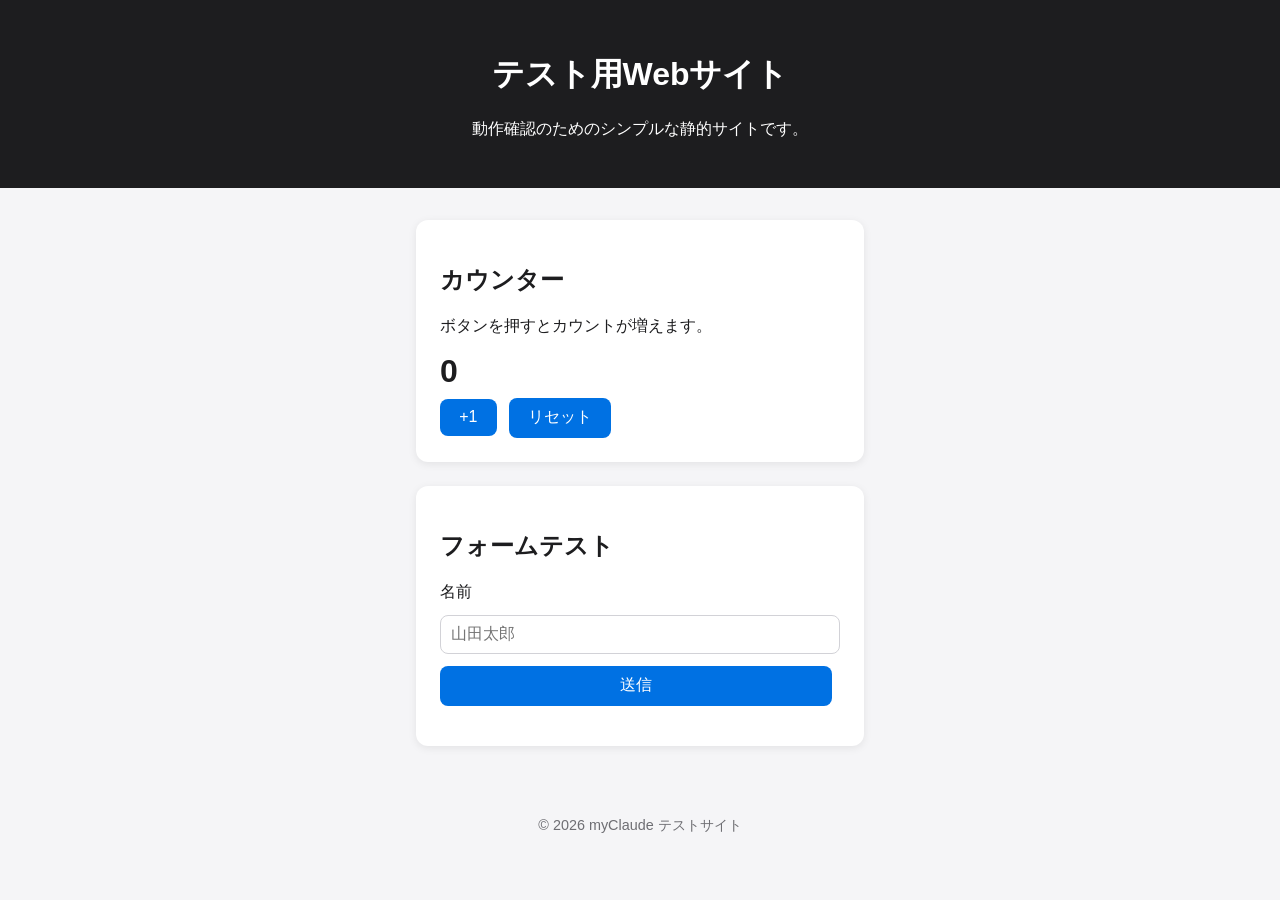
<file: index.html>
<!DOCTYPE html>
<html lang="ja">
<head>
<meta charset="UTF-8">
<meta name="viewport" content="width=device-width, initial-scale=1.0">
<title>テストサイト</title>
<link rel="stylesheet" href="style.css">
</head>
<body>
  <header>
    <h1>テスト用Webサイト</h1>
    <p>動作確認のためのシンプルな静的サイトです。</p>
  </header>

  <main>
    <section class="card">
      <h2>カウンター</h2>
      <p>ボタンを押すとカウントが増えます。</p>
      <p class="count" id="count">0</p>
      <button id="increment">+1</button>
      <button id="reset">リセット</button>
    </section>

    <section class="card">
      <h2>フォームテスト</h2>
      <form id="test-form">
        <label for="name">名前</label>
        <input type="text" id="name" name="name" placeholder="山田太郎">
        <button type="submit">送信</button>
      </form>
      <p id="form-result"></p>
    </section>
  </main>

  <footer>
    <p>&copy; 2026 myClaude テストサイト</p>
  </footer>

  <script src="script.js"></script>
</body>
</html>
</file>
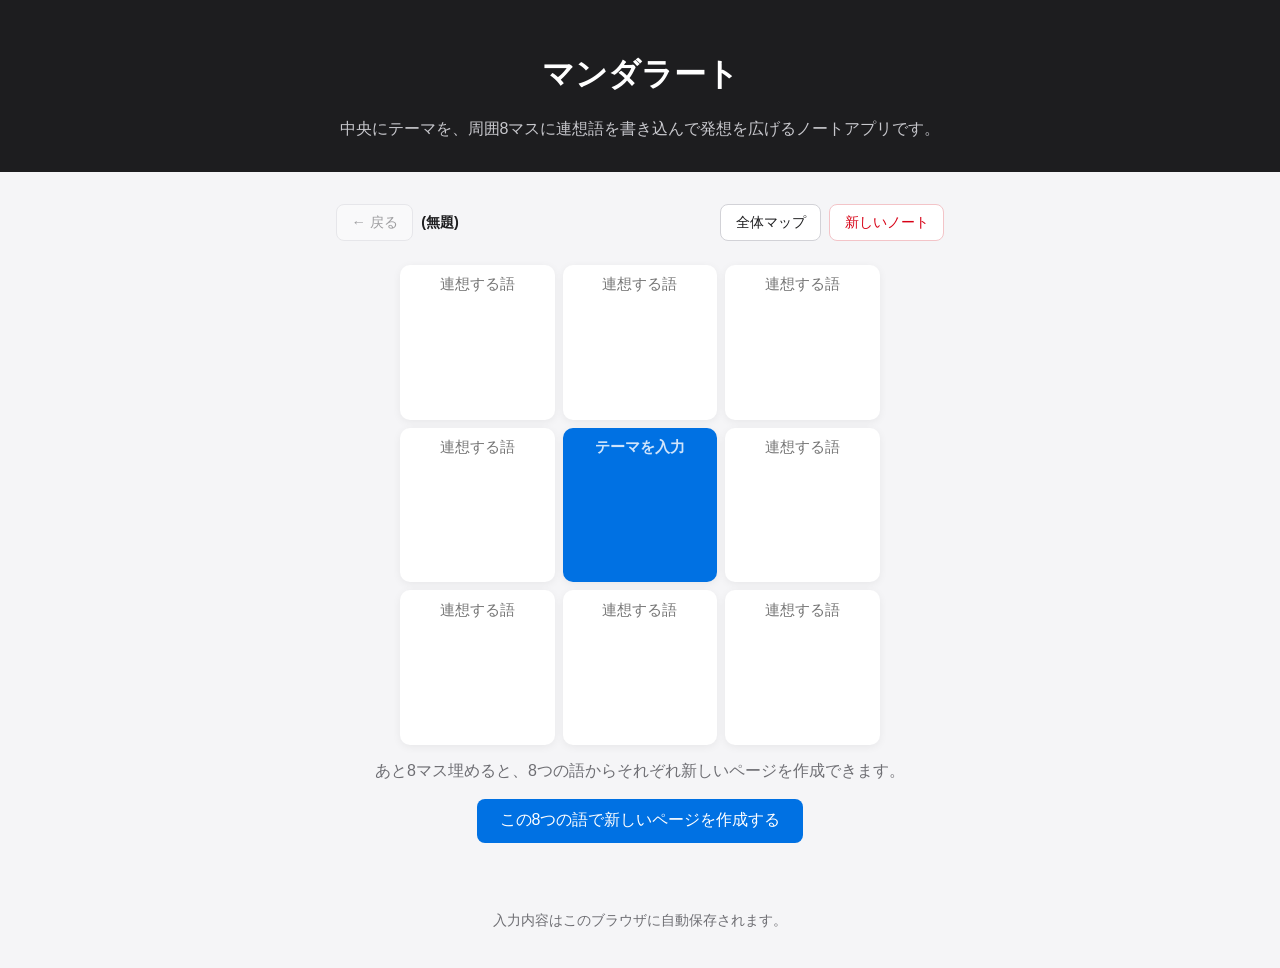
<file: mandala-art/index.html>
<!DOCTYPE html>
<html lang="ja">
<head>
<meta charset="UTF-8">
<meta name="viewport" content="width=device-width, initial-scale=1.0, viewport-fit=cover">
<title>マンダラート</title>
<meta name="description" content="中央にテーマを、周囲8マスに連想語を書き込んで発想を広げるノートアプリです。">
<meta name="theme-color" content="#0071e3">

<!-- iOSでホーム画面に追加してアプリのように起動するための設定 -->
<meta name="apple-mobile-web-app-capable" content="yes">
<meta name="apple-mobile-web-app-status-bar-style" content="black-translucent">
<meta name="apple-mobile-web-app-title" content="マンダラート">
<link rel="apple-touch-icon" href="icons/apple-touch-icon.png">

<link rel="manifest" href="manifest.webmanifest">
<link rel="icon" href="icons/icon-192.png" type="image/png">
<link rel="stylesheet" href="style.css">
</head>
<body>
  <header>
    <h1>マンダラート</h1>
    <p>中央にテーマを、周囲8マスに連想語を書き込んで発想を広げるノートアプリです。</p>
  </header>

  <main>
    <nav class="toolbar">
      <button id="back-btn" class="ghost-btn" title="ひとつ前のページへ戻る">← 戻る</button>
      <ol id="breadcrumb" class="breadcrumb"></ol>
      <div class="toolbar-actions">
        <button id="map-btn" class="ghost-btn">全体マップ</button>
        <button id="reset-btn" class="ghost-btn danger">新しいノート</button>
      </div>
    </nav>

    <section id="grid-view">
      <div id="grid" class="mandala-grid"></div>
      <p id="status-message" class="status-message" aria-live="polite"></p>
      <button id="expand-btn" class="primary-btn" hidden>この8つの語で新しいページを作成する</button>
    </section>

    <section id="map-view" hidden>
      <h2>全体マップ</h2>
      <p class="map-hint">テーマ名をクリックすると、そのページを開きます。</p>
      <div id="map-tree" class="map-tree"></div>
      <button id="close-map-btn" class="ghost-btn">閉じる</button>
    </section>
  </main>

  <footer>
    <p>入力内容はこのブラウザに自動保存されます。</p>
  </footer>

  <script src="script.js"></script>
</body>
</html>
</file>
<file: style.css>
* {
  box-sizing: border-box;
}

body {
  margin: 0;
  font-family: "Hiragino Kaku Gothic ProN", "Yu Gothic", sans-serif;
  background-color: #f5f5f7;
  color: #1d1d1f;
}

header {
  background-color: #1d1d1f;
  color: #fff;
  padding: 2rem 1rem;
  text-align: center;
}

main {
  max-width: 480px;
  margin: 2rem auto;
  padding: 0 1rem;
  display: flex;
  flex-direction: column;
  gap: 1.5rem;
}

.card {
  background: #fff;
  border-radius: 12px;
  padding: 1.5rem;
  box-shadow: 0 2px 8px rgba(0, 0, 0, 0.08);
}

.count {
  font-size: 2rem;
  font-weight: bold;
  margin: 0.5rem 0;
}

button {
  background-color: #0071e3;
  color: #fff;
  border: none;
  border-radius: 8px;
  padding: 0.6rem 1.2rem;
  font-size: 1rem;
  cursor: pointer;
  margin-right: 0.5rem;
}

button:hover {
  background-color: #0077ed;
}

form {
  display: flex;
  flex-direction: column;
  gap: 0.75rem;
}

input[type="text"] {
  padding: 0.6rem;
  border: 1px solid #d2d2d7;
  border-radius: 8px;
  font-size: 1rem;
}

footer {
  text-align: center;
  padding: 1.5rem;
  color: #6e6e73;
  font-size: 0.9rem;
}
</file>
<file: mandala-art/style.css>
* {
  box-sizing: border-box;
}

body {
  margin: 0;
  font-family: "Hiragino Kaku Gothic ProN", "Yu Gothic", sans-serif;
  background-color: #f5f5f7;
  color: #1d1d1f;
  /* iOSでホーム画面から起動した際、ノッチ/ホームインジケータに内容が隠れないようにする */
  padding-bottom: env(safe-area-inset-bottom);
}

header {
  background-color: #1d1d1f;
  color: #fff;
  padding: calc(2rem + env(safe-area-inset-top)) 1rem 2rem;
  text-align: center;
}

header p {
  color: #c7c7cc;
  margin: 0.5rem 0 0;
}

main {
  max-width: 640px;
  margin: 2rem auto;
  padding: 0 1rem;
}

.toolbar {
  display: flex;
  flex-wrap: wrap;
  align-items: center;
  gap: 0.5rem;
  margin-bottom: 1.5rem;
}

.toolbar-actions {
  display: flex;
  gap: 0.5rem;
  margin-left: auto;
}

.breadcrumb {
  list-style: none;
  display: flex;
  flex-wrap: wrap;
  gap: 0.25rem;
  margin: 0;
  padding: 0;
  font-size: 0.9rem;
  color: #6e6e73;
}

.breadcrumb li:not(:last-child)::after {
  content: "›";
  margin-left: 0.35rem;
  color: #a1a1a6;
}

.breadcrumb button {
  background: none;
  border: none;
  color: #0071e3;
  cursor: pointer;
  padding: 0;
  font-size: 0.9rem;
  text-decoration: underline;
}

.breadcrumb .current {
  color: #1d1d1f;
  font-weight: bold;
}

button {
  font-family: inherit;
}

.ghost-btn {
  background: #fff;
  color: #1d1d1f;
  border: 1px solid #d2d2d7;
  border-radius: 8px;
  padding: 0.5rem 0.9rem;
  font-size: 0.9rem;
  cursor: pointer;
}

.ghost-btn:hover {
  background: #f0f0f2;
}

.ghost-btn:disabled {
  opacity: 0.4;
  cursor: not-allowed;
}

.ghost-btn.danger {
  color: #d70015;
  border-color: #f3c4c8;
}

.ghost-btn.danger:hover {
  background: #fdecee;
}

.primary-btn {
  display: block;
  margin: 1rem auto 0;
  background-color: #0071e3;
  color: #fff;
  border: none;
  border-radius: 8px;
  padding: 0.7rem 1.4rem;
  font-size: 1rem;
  cursor: pointer;
}

.primary-btn:hover {
  background-color: #0077ed;
}

.mandala-grid {
  display: grid;
  grid-template-columns: repeat(3, 1fr);
  grid-template-rows: repeat(3, 1fr);
  gap: 0.5rem;
  aspect-ratio: 1 / 1;
  max-width: 480px;
  margin: 0 auto;
}

.cell {
  position: relative;
  background: #fff;
  border-radius: 10px;
  box-shadow: 0 2px 8px rgba(0, 0, 0, 0.06);
  display: flex;
  flex-direction: column;
}

.cell textarea {
  flex: 1;
  width: 100%;
  border: none;
  border-radius: 10px;
  resize: none;
  padding: 0.6rem;
  font-size: 0.95rem;
  font-family: inherit;
  text-align: center;
  display: flex;
  align-items: center;
  background: transparent;
  color: inherit;
}

.cell textarea:focus {
  outline: 2px solid #0071e3;
}

.cell.center {
  background-color: #0071e3;
  color: #fff;
}

.cell.center textarea {
  color: #fff;
  font-weight: bold;
}

.cell.center textarea::placeholder {
  color: #cfe4fb;
}

.cell.center.derived textarea {
  cursor: not-allowed;
}

.cell.has-child {
  border: 2px solid #34c759;
}

.cell-open-link {
  position: absolute;
  bottom: 0.3rem;
  right: 0.4rem;
  background: #34c759;
  color: #fff;
  border: none;
  border-radius: 6px;
  font-size: 0.75rem;
  padding: 0.2rem 0.4rem;
  cursor: pointer;
}

.cell-open-link:hover {
  background: #2ea84a;
}

.status-message {
  text-align: center;
  color: #6e6e73;
  min-height: 1.4em;
}

.map-hint {
  color: #6e6e73;
  font-size: 0.9rem;
}

.map-tree, .map-tree ul {
  list-style: none;
  padding-left: 1.2rem;
  margin: 0;
}

.map-tree {
  padding-left: 0;
}

.map-tree li {
  margin: 0.3rem 0;
}

.map-tree button {
  background: none;
  border: none;
  color: #0071e3;
  cursor: pointer;
  font-size: 0.95rem;
  padding: 0.1rem 0;
  text-align: left;
}

.map-tree button:hover {
  text-decoration: underline;
}

.map-tree .current-page > button {
  font-weight: bold;
  color: #1d1d1f;
}

.map-tree .empty-theme {
  color: #a1a1a6;
  font-style: italic;
}

#close-map-btn {
  margin-top: 1rem;
}

footer {
  text-align: center;
  padding: 1.5rem;
  color: #6e6e73;
  font-size: 0.85rem;
}
</file>
